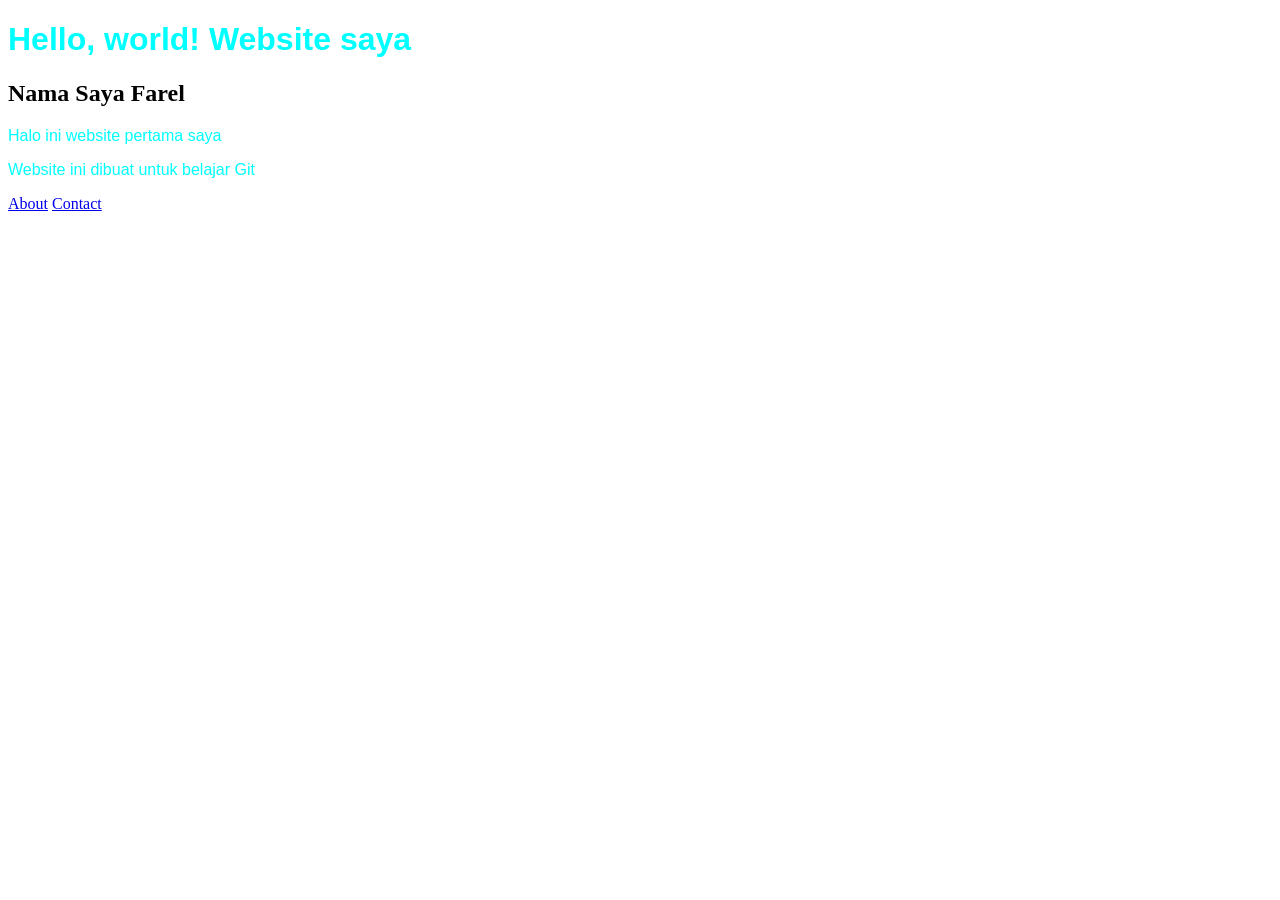
<file: menguji coba git/index.html>
<!DOCTYPE html>
<html lang="en">
<head>
    <meta charset="UTF-8">
    <meta name="viewport" content="width=, initial-scale=1.0">
    <title>Document</title>
    <link rel="stylesheet" href="style.css">
</head>
<body>
    <h1 style="color: aqua; ">Hello, world! Website saya</h1>
    <h2>Nama Saya Farel</h2>

    <p class="WebPertamaSaya">Halo ini website pertama saya</p>
    <p>Website ini dibuat untuk belajar Git</p>

    <a href="about.html">About</a>
    <a href="contact.html">Contact</a>
</body>
</html>
</file>
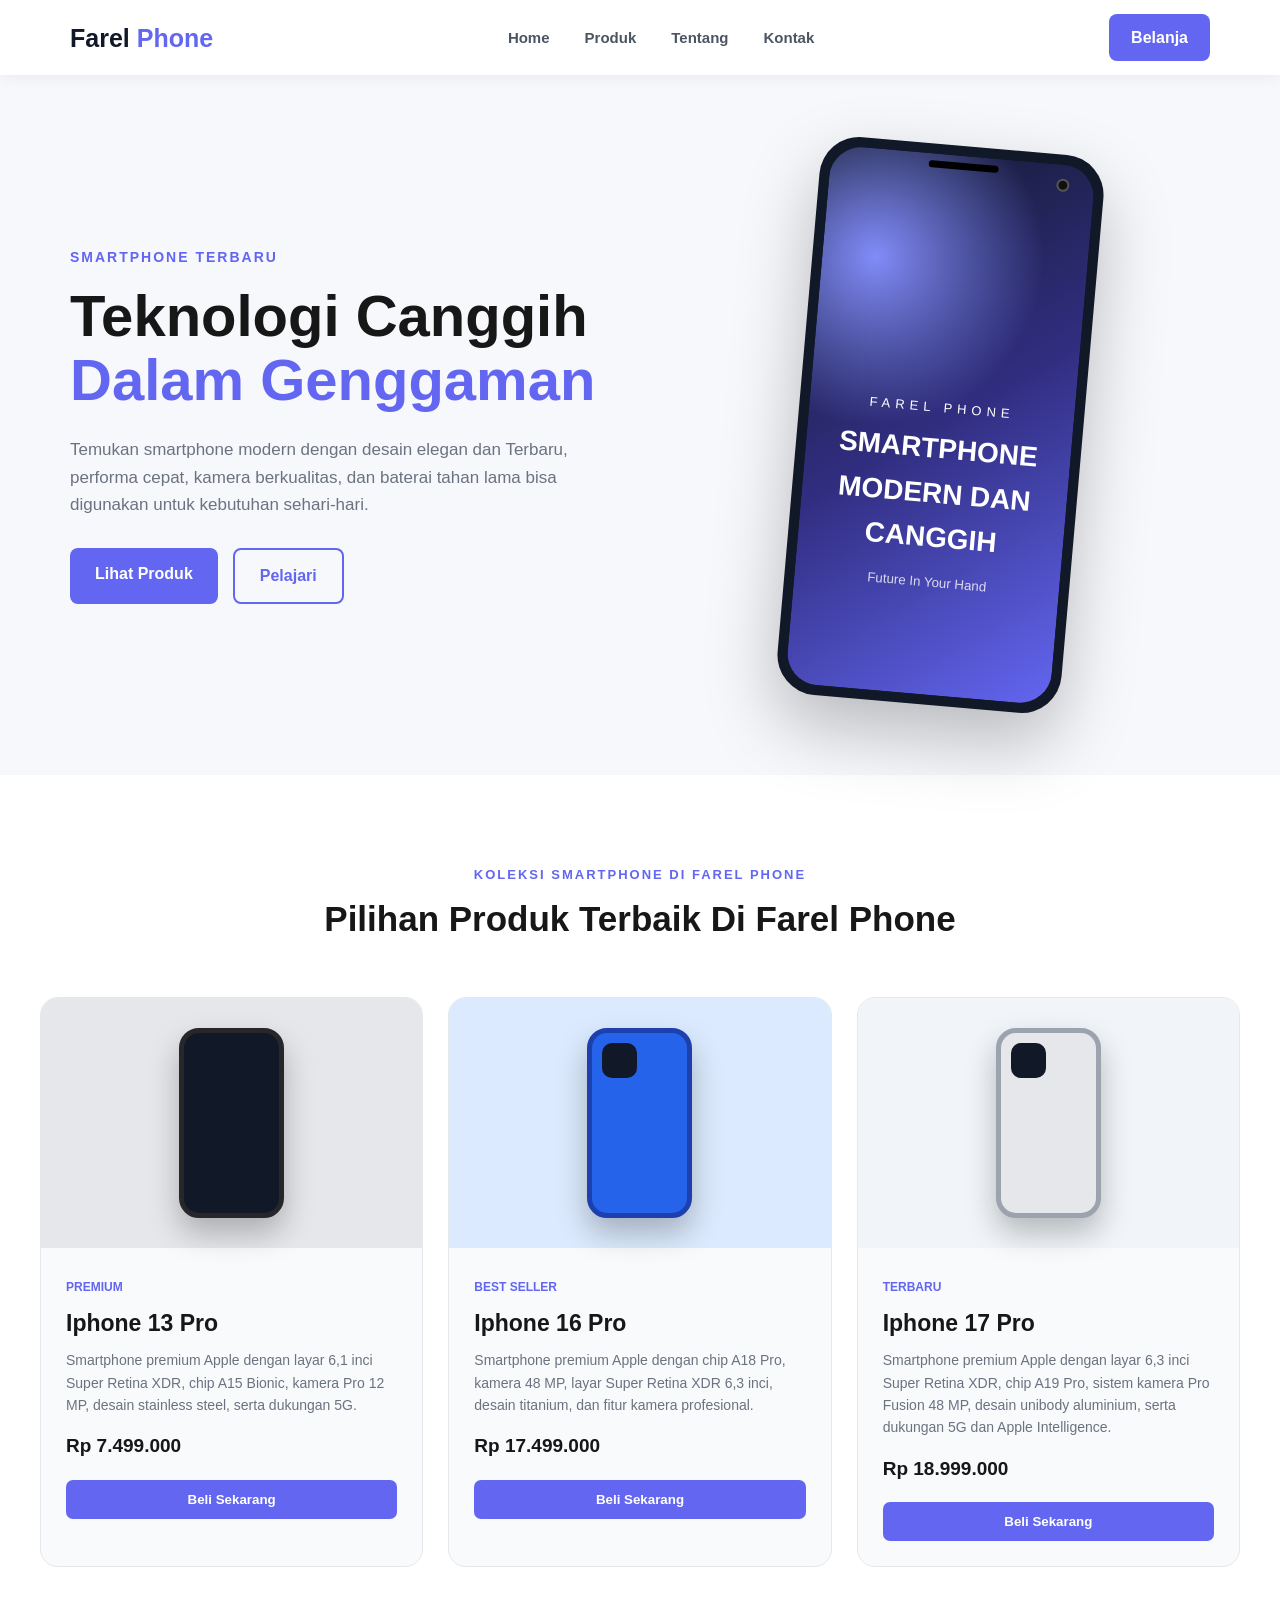
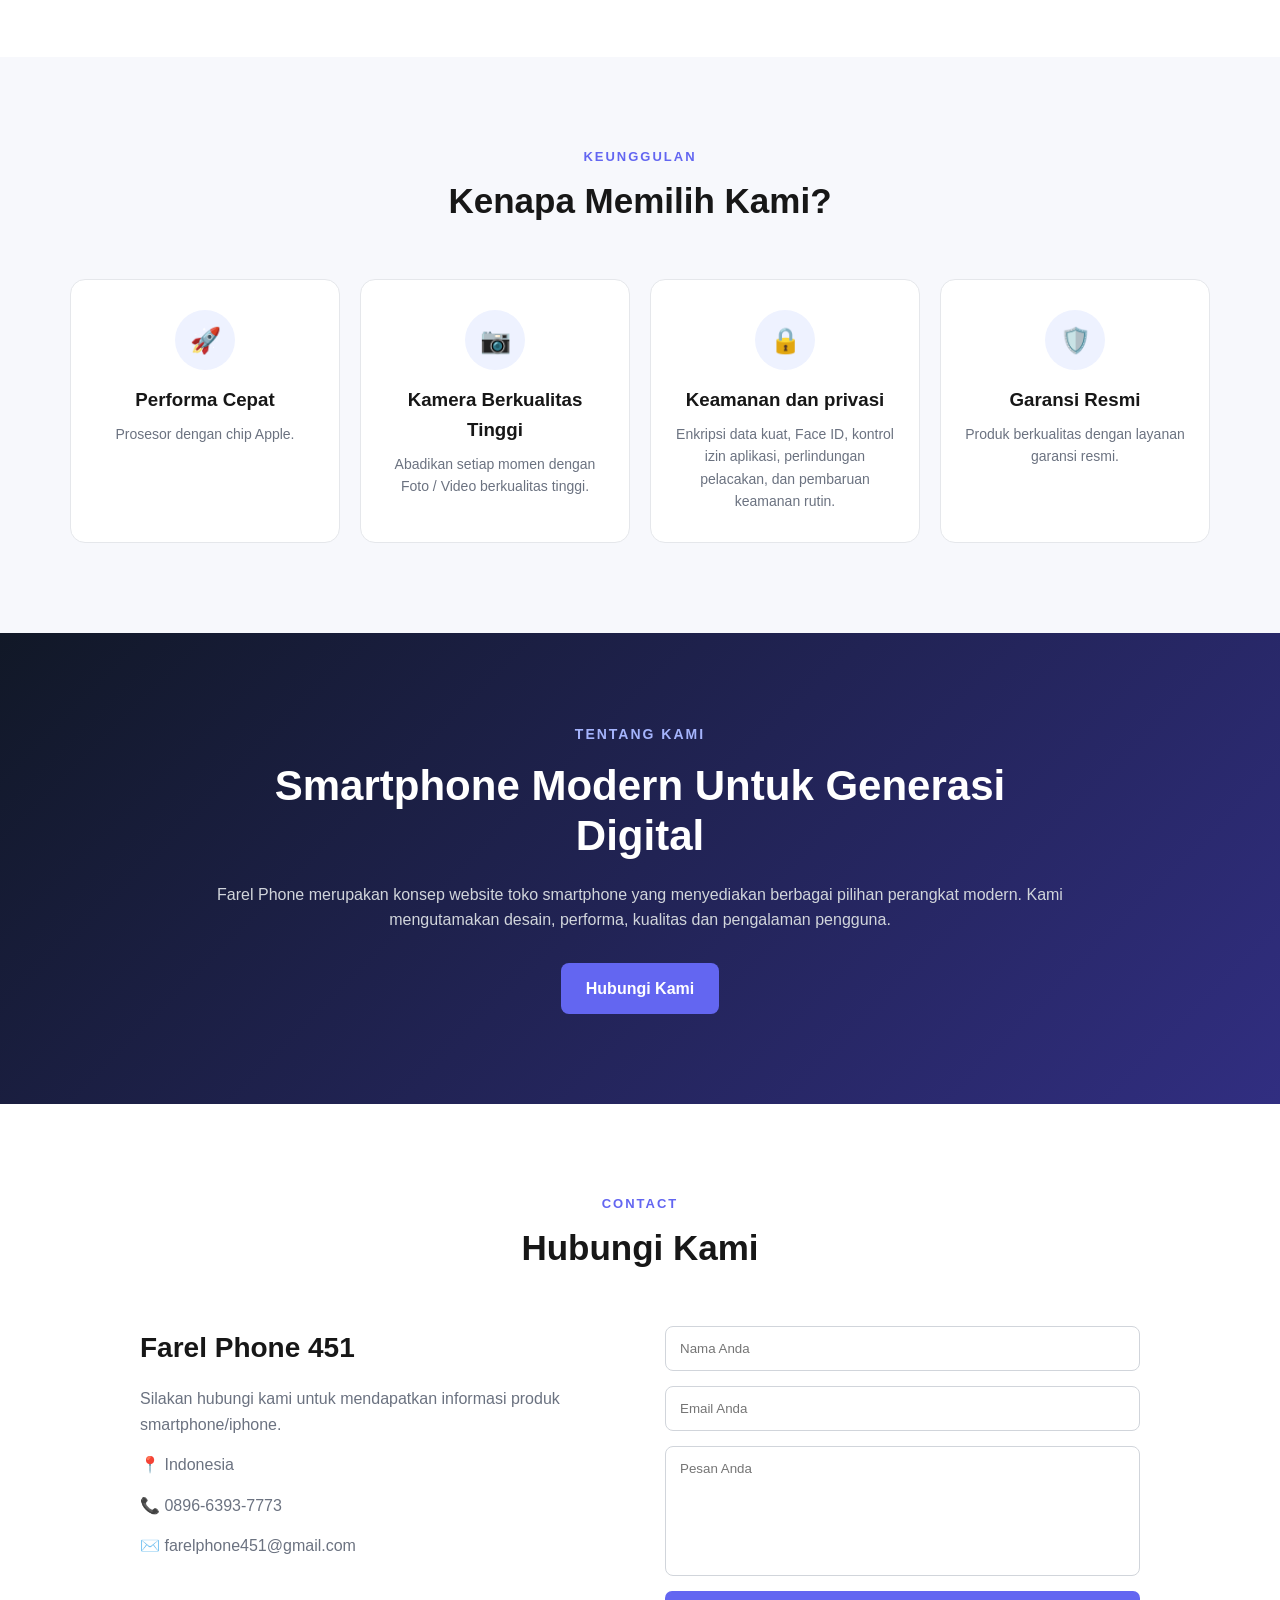
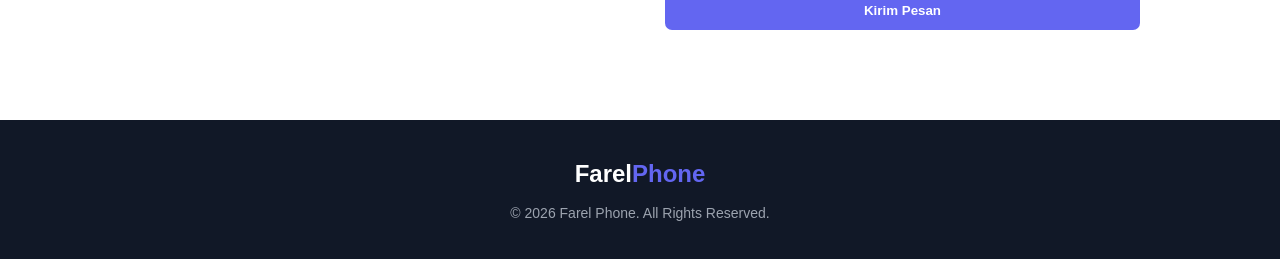
<file: Website Desain CSS/index.html>
<!DOCTYPE html>
<html lang="id">
<head>
    <meta charset="UTF-8">
    <meta name="viewport" content="width=device-width, initial-scale=1.0">

    <title>Farel Phone - Smartphone Modern </title>

    <style>
        /* =========================
           RESET
        ========================= */

        * {
            margin: 0;
            padding: 0;
            box-sizing: border-box;
            scroll-behavior: smooth;
        }

        body {
            font-family: Arial, Helvetica, sans-serif;
            background: #f7f8fc;
            color: #171717;
            line-height: 1.6;
        }

        a {
            text-decoration: none;
        }

        button,
        input,
        textarea {
            font-family: inherit;
        }


        /* =========================
           NAVBAR
        ========================= */

        header {
            width: 100%;
            background: white;
            position: sticky;
            top: 0;
            z-index: 1000;
            box-shadow: 0 2px 15px rgba(0, 0, 0, 0.06);
        }

        .navbar {
            max-width: 1200px;
            height: 75px;
            margin: auto;
            padding: 0 30px;

            display: flex;
            align-items: center;
            justify-content: space-between;
        }

        .logo {
            font-size: 25px;
            font-weight: 800;
            color: #111827;
        }

        .logo span,
        footer span {
            color: #6366f1;
        }

        .nav-menu {
            list-style: none;
            display: flex;
            gap: 35px;
        }

        .nav-menu a {
            color: #4b5563;
            font-size: 15px;
            font-weight: 600;
            transition: 0.3s;
        }

        .nav-menu a:hover {
            color: #6366f1;
        }

        .btn-nav {
            background: #6366f1;
            color: white;
            padding: 11px 22px;
            border-radius: 8px;
            font-weight: 600;
            transition: 0.3s;
        }

        .btn-nav:hover {
            background: #4f46e5;
            transform: translateY(-2px);
        }


        /* =========================
           HERO
        ========================= */

        .hero {
            max-width: 1200px;
            min-height: 650px;
            margin: auto;
            padding: 70px 30px;

            display: flex;
            align-items: center;
            justify-content: space-between;
            gap: 60px;
        }

        .hero-text {
            flex: 1;
        }

        .subtitle {
            color: #6366f1;
            font-size: 14px;
            font-weight: 800;
            letter-spacing: 2px;
            margin-bottom: 15px;
        }

        .hero h1 {
            font-size: 58px;
            line-height: 1.1;
            margin-bottom: 25px;
        }

        .hero h1 span {
            color: #6366f1;
        }

        .description {
            max-width: 550px;
            color: #6b7280;
            margin-bottom: 30px;
            font-size: 17px;
        }

        .hero-button {
            display: flex;
            gap: 15px;
        }

        .btn-primary,
        .btn-secondary {
            display: inline-block;
            padding: 13px 25px;
            border-radius: 8px;
            font-weight: 700;
            transition: 0.3s;
        }

        .btn-primary {
            background: #6366f1;
            color: white;
        }

        .btn-primary:hover {
            background: #4f46e5;
            transform: translateY(-3px);
        }

        .btn-secondary {
            color: #6366f1;
            border: 2px solid #6366f1;
        }

        .btn-secondary:hover {
            background: #6366f1;
            color: white;
        }


        /* =========================
           PHONE MOCKUP
        ========================= */

        .phone-area {
            flex: 1;
            display: flex;
            justify-content: center;
            align-items: center;
        }

        .phone {
            width: 285px;
            height: 560px;
            background: #111827;
            border-radius: 40px;
            padding: 10px;

            box-shadow:
                0 30px 70px rgba(0, 0, 0, 0.25);

            transform: rotate(5deg);
            position: relative;
        }

        .screen {
            width: 100%;
            height: 100%;
            border-radius: 32px;

            background:
                radial-gradient(
                    circle at 20% 20%,
                    #818cf8,
                    transparent 35%
                ),
                linear-gradient(
                    145deg,
                    #111827,
                    #312e81,
                    #6366f1
                );

            overflow: hidden;
            position: relative;
        }

        .speaker {
            position: absolute;
            width: 70px;
            height: 7px;
            background: #000;
            border-radius: 20px;
            top: 17px;
            left: 50%;
            transform: translateX(-50%);
            z-index: 2;
        }

        .camera {
            position: absolute;
            width: 13px;
            height: 13px;
            background: #111;
            border: 2px solid #555;
            border-radius: 50%;
            top: 14px;
            right: 25px;
            z-index: 2;
        }

        .screen-content {
            position: absolute;
            width: 100%;
            top: 45%;
            left: 0;
            text-align: center;
            color: white;
        }

        .screen-content p {
            font-size: 13px;
            letter-spacing: 5px;
        }

        .screen-content h2 {
            font-size: 28px;
            margin: 8px 0;
        }

        .screen-content small {
            opacity: 0.8;
        }


        /* =========================
           SECTION TITLE
        ========================= */

        section {
            padding: 90px 30px;
        }

        .section-title {
            text-align: center;
            margin-bottom: 50px;
        }

        .section-title p {
            color: #6366f1;
            font-weight: 800;
            font-size: 13px;
            letter-spacing: 2px;
        }

        .section-title h2 {
            font-size: 35px;
            margin-top: 5px;
        }


        /* =========================
           PRODUK
        ========================= */

        .produk {
            background: white;
        }

        .product-container {
            max-width: 1200px;
            margin: auto;

            display: grid;
            grid-template-columns: repeat(3, 1fr);
            gap: 25px;
        }

        .product-card {
            background: #f8fafc;
            border-radius: 18px;
            overflow: hidden;
            transition: 0.3s;
            border: 1px solid #e5e7eb;
        }

        .product-card:hover {
            transform: translateY(-8px);

            box-shadow:
                0 20px 40px rgba(0, 0, 0, 0.1);
        }

        .product-image {
            height: 250px;

            display: flex;
            justify-content: center;
            align-items: center;
        }

        .phone-black {
            background: #e5e7eb;
        }

        .phone-blue {
            background: #dbeafe;
        }

        .phone-silver {
            background: #f1f5f9;
        }

        .mini-phone {
            width: 105px;
            height: 190px;

            background: #111827;

            border-radius: 20px;

            border: 5px solid #27272a;

            box-shadow:
                0 15px 30px rgba(0, 0, 0, 0.25);

            position: relative;
        }

        .phone-blue .mini-phone {
            background: #2563eb;
            border-color: #1e40af;
        }

        .phone-silver .mini-phone {
            background: #e5e7eb;
            border-color: #9ca3af;
        }

        .mini-phone::before {
            content: "";

            position: absolute;

            width: 35px;
            height: 35px;

            background: #111827;

            border-radius: 10px;

            top: 10px;
            left: 10px;
        }

        .product-info {
            padding: 25px;
        }

        .product-info span {
            color: #6366f1;
            font-size: 12px;
            font-weight: 800;
            text-transform: uppercase;
        }

        .product-info h3 {
            font-size: 23px;
            margin: 7px 0;
        }

        .product-info p {
            color: #6b7280;
            font-size: 14px;
            margin-bottom: 15px;
        }

        .price {
            margin-bottom: 18px;
        }

        .price strong {
            font-size: 19px;
        }

        .product-info button,
        .contact button {
            width: 100%;
            padding: 12px;

            border: none;

            background: #6366f1;
            color: white;

            border-radius: 7px;

            cursor: pointer;

            font-weight: 700;

            transition: 0.3s;
        }

        .product-info button:hover,
        .contact button:hover {
            background: #4f46e5;
        }


        /* =========================
           FEATURES
        ========================= */

        .features {
            max-width: 1200px;
            margin: auto;
        }

        .feature-container {
            display: grid;
            grid-template-columns: repeat(4, 1fr);
            gap: 20px;
        }

        .feature-card {
            background: white;
            padding: 30px 20px;
            text-align: center;

            border-radius: 15px;

            border: 1px solid #e5e7eb;

            transition: 0.3s;
        }

        .feature-card:hover {
            transform: translateY(-5px);

            box-shadow:
                0 15px 30px rgba(0, 0, 0, 0.08);
        }

        .icon {
            width: 60px;
            height: 60px;

            margin: 0 auto 15px;

            display: flex;

            align-items: center;
            justify-content: center;

            border-radius: 50%;

            background: #eef2ff;

            font-size: 25px;
        }

        .feature-card h3 {
            margin-bottom: 8px;
        }

        .feature-card p {
            color: #6b7280;
            font-size: 14px;
        }


        /* =========================
           ABOUT
        ========================= */

        .about {
            background:
                linear-gradient(
                    135deg,
                    #111827,
                    #312e81
                );

            color: white;
        }

        .about-content {
            max-width: 850px;
            margin: auto;
            text-align: center;
        }

        .about .subtitle {
            color: #a5b4fc;
        }

        .about h2 {
            font-size: 42px;
            line-height: 1.2;
            margin-bottom: 20px;
        }

        .about p:not(.subtitle) {
            color: #d1d5db;
            margin-bottom: 30px;
        }


        /* =========================
           CONTACT
        ========================= */

        .contact {
            background: white;
        }

        .contact-container {
            max-width: 1000px;
            margin: auto;

            display: grid;
            grid-template-columns: 1fr 1fr;
            gap: 50px;
        }

        .contact-info h3 {
            font-size: 28px;
            margin-bottom: 15px;
        }

        .contact-info p {
            color: #6b7280;
            margin-bottom: 15px;
        }

        form {
            display: flex;
            flex-direction: column;
            gap: 15px;
        }

        form input,
        form textarea {
            width: 100%;

            border: 1px solid #d1d5db;

            padding: 14px;

            border-radius: 8px;

            outline: none;

            resize: none;
        }

        form input:focus,
        form textarea:focus {
            border-color: #6366f1;
        }

        form textarea {
            height: 130px;
        }


        /* =========================
           FOOTER
        ========================= */

        footer {
            background: #111827;
            color: white;

            text-align: center;

            padding: 35px 20px;
        }

        footer h3 {
            font-size: 24px;
            margin-bottom: 8px;
        }

        footer p {
            color: #9ca3af;
            font-size: 14px;
        }


        /* =========================
           TABLET
        ========================= */

        @media (max-width: 900px) {

            .hero {
                flex-direction: column;
                text-align: center;
            }

            .hero-text {
                display: flex;
                flex-direction: column;
                align-items: center;
            }

            .hero h1 {
                font-size: 45px;
            }

            .product-container {
                grid-template-columns: repeat(2, 1fr);
            }

            .feature-container {
                grid-template-columns: repeat(2, 1fr);
            }
        }


        /* =========================
           HP / MOBILE
        ========================= */

        @media (max-width: 600px) {

            .navbar {
                height: auto;
                padding: 20px;
                flex-direction: column;
                gap: 15px;
            }

            .nav-menu {
                gap: 18px;
                flex-wrap: wrap;
                justify-content: center;
            }

            .btn-nav {
                display: none;
            }

            .hero {
                padding: 60px 20px;
                min-height: auto;
            }

            .hero h1 {
                font-size: 38px;
            }

            .description {
                font-size: 15px;
            }

            .hero-button {
                flex-direction: column;
                width: 100%;
            }

            .btn-primary,
            .btn-secondary {
                width: 100%;
            }

            .phone {
                width: 235px;
                height: 460px;
            }

            section {
                padding: 65px 20px;
            }

            .section-title h2 {
                font-size: 28px;
            }

            .product-container {
                grid-template-columns: 1fr;
            }

            .feature-container {
                grid-template-columns: 1fr;
            }

            .about h2 {
                font-size: 32px;
            }

            .contact-container {
                grid-template-columns: 1fr;
                gap: 30px;
            }
        }
    </style>
</head>

<body>

    <!-- =========================
         NAVBAR
    ========================== -->

    <header>
        <nav class="navbar">

            <div class="logo">
                Farel<span> Phone</span>
            </div>

            <ul class="nav-menu">
                <li>
                    <a href="#home">Home</a>
                </li>

                <li>
                    <a href="#produk">Produk</a>
                </li>

                <li>
                    <a href="#tentang">Tentang</a>
                </li>

                <li>
                    <a href="#kontak">Kontak</a>
                </li>
            </ul>

            <a href="#produk" class="btn-nav">
                Belanja
            </a>

        </nav>
    </header>


    <!-- =========================
         HOME
    ========================== -->

    <section class="hero" id="home">

        <div class="hero-text">

            <p class="subtitle">
                SMARTPHONE TERBARU
            </p>

            <h1>
                Teknologi Canggih
                <br>
                <span>Dalam Genggaman</span>
            </h1>

            <p class="description">
                Temukan smartphone modern dengan desain elegan dan Terbaru,
                performa cepat, kamera berkualitas, dan baterai
                tahan lama bisa digunakan untuk kebutuhan sehari-hari.
            </p>

            <div class="hero-button">

                <a href="#produk" class="btn-primary">
                    Lihat Produk
                </a>

                <a href="#tentang" class="btn-secondary">
                    Pelajari
                </a>

            </div>

        </div>


        <!-- PHONE -->

        <div class="phone-area">

            <div class="phone">

                <div class="speaker"></div>

                <div class="screen">

                    <div class="camera"></div>

                    <div class="screen-content">

                        <p>FAREL PHONE</p>

                        <h2>
                            SMARTPHONE MODERN DAN CANGGIH
                        </h2>

                        <small>
                            Future In Your Hand
                        </small>

                    </div>

                </div>

            </div>

        </div>

    </section>


    <!-- =========================
         PRODUK
    ========================== -->

    <section class="produk" id="produk">

        <div class="section-title">

            <p>
                KOLEKSI SMARTPHONE DI FAREL PHONE
            </p>

            <h2>
                Pilihan Produk Terbaik Di Farel Phone
            </h2>

        </div>


        <div class="product-container">


            <!-- PRODUK 1 -->

            <div class="product-card">

                <div class="product-image phone-black">

                    <div class="mini-phone"></div>

                </div>

                <div class="product-info">

                    <span>
                        Premium
                    </span>

                    <h3>
                        Iphone 13 Pro
                    </h3>

                    <p>
                        Smartphone premium Apple dengan layar 6,1 
                        inci Super Retina XDR, chip A15 Bionic, kamera Pro 12 MP, 
                        desain stainless steel, serta dukungan 5G.
                    </p>

                    <div class="price">

                        <strong>
                            Rp 7.499.000
                        </strong>

                    </div>

                    <button>
                        Beli Sekarang
                    </button>

                </div>

            </div>


            <!-- PRODUK 2 -->

            <div class="product-card">

                <div class="product-image phone-blue">

                    <div class="mini-phone"></div>

                </div>

                <div class="product-info">

                    <span>
                        Best Seller
                    </span>

                    <h3>
                        Iphone 16 Pro
                    </h3>

                    <p>
                        Smartphone premium Apple dengan chip A18 Pro, 
                        kamera 48 MP, layar Super Retina XDR 6,3 inci, 
                        desain titanium, dan fitur kamera profesional.
                    </p>

                    <div class="price">

                        <strong>
                            Rp 17.499.000
                        </strong>

                    </div>

                    <button>
                        Beli Sekarang
                    </button>

                </div>

            </div>


            <!-- PRODUK 3 -->

            <div class="product-card">

                <div class="product-image phone-silver">

                    <div class="mini-phone"></div>

                </div>

                <div class="product-info">
                    
                    <span>
                        Terbaru
                    </span>

                    <h3>
                        Iphone 17 Pro
                    </h3>

                    <p>
                        Smartphone premium Apple dengan layar 6,3 inci Super Retina XDR, 
                        chip A19 Pro, sistem kamera Pro Fusion 48 MP, 
                        desain unibody aluminium, serta dukungan 5G dan Apple Intelligence.
                        
                    </p>

                    <div class="price">

                        <strong>
                            Rp 18.999.000
                        </strong>

                    </div>

                    <button>
                        Beli Sekarang
                    </button>

                </div>

            </div>

        </div>

    </section>


    <!-- =========================
         FITUR
    ========================== -->

    <section class="features">

        <div class="section-title">

            <p>
                KEUNGGULAN
            </p>

            <h2>
                Kenapa Memilih Kami?
            </h2>

        </div>


        <div class="feature-container">


            <div class="feature-card">

                <div class="icon">
                    🚀
                </div>

                <h3>
                    Performa Cepat
                </h3>

                <p>
                    Prosesor dengan chip Apple.
                </p>

            </div>


            <div class="feature-card">

                <div class="icon">
                    📷
                </div>

                <h3>
                    Kamera Berkualitas Tinggi
                </h3>

                <p>
                    Abadikan setiap momen
                    dengan Foto / Video berkualitas
                    tinggi.
                </p>

            </div>


            <div class="feature-card">

                <div class="icon">
                    🔒
                </div>

                <h3>
                    Keamanan dan privasi
                </h3>

                <p>
                    Enkripsi data kuat, Face ID, kontrol izin aplikasi, 
                    perlindungan pelacakan, dan pembaruan keamanan rutin.
                </p>

            </div>


            <div class="feature-card">

                <div class="icon">
                    🛡️
                </div>

                <h3>
                    Garansi Resmi
                </h3>

                <p>
                    Produk berkualitas dengan
                    layanan garansi resmi.
                </p>

            </div>

        </div>

    </section>


    <!-- =========================
         TENTANG
    ========================== -->

    <section class="about" id="tentang">

        <div class="about-content">

            <p class="subtitle">
                TENTANG KAMI
            </p>

            <h2>
                Smartphone Modern
                Untuk Generasi Digital
            </h2>

            <p>
                Farel Phone merupakan konsep website
                toko smartphone yang menyediakan
                berbagai pilihan perangkat modern.
                Kami mengutamakan desain, performa,
                kualitas dan pengalaman pengguna.
            </p>

            <a href="#kontak" class="btn-primary">
                Hubungi Kami
            </a>

        </div>

    </section>


    <!-- =========================
         KONTAK
    ========================== -->

    <section class="contact" id="kontak">

        <div class="section-title">

            <p>
                CONTACT
            </p>

            <h2>
                Hubungi Kami
            </h2>

        </div>


        <div class="contact-container">


            <div class="contact-info">

                <h3>
                    Farel Phone 451
                </h3>

                <p>
                    Silakan hubungi kami untuk
                    mendapatkan informasi produk
                    smartphone/iphone.
                </p>

                <p>
                    📍 Indonesia
                </p>

                <p>
                    📞 0896-6393-7773
                </p>

                <p>
                    ✉️ farelphone451@gmail.com
                </p>

            </div>


            <form>

                <input
                    type="text"
                    placeholder="Nama Anda"
                >

                <input
                    type="email"
                    placeholder="Email Anda"
                >

                <textarea
                    placeholder="Pesan Anda"
                ></textarea>

                <button type="submit">
                    Kirim Pesan
                </button>

            </form>

        </div>

    </section>


    <!-- =========================
         FOOTER
    ========================== -->

    <footer>

        <h3>
            Farel<span>Phone</span>
        </h3>

        <p>
            © 2026 Farel Phone.
            All Rights Reserved.
        </p>

    </footer>

</body>
</html>
</file>
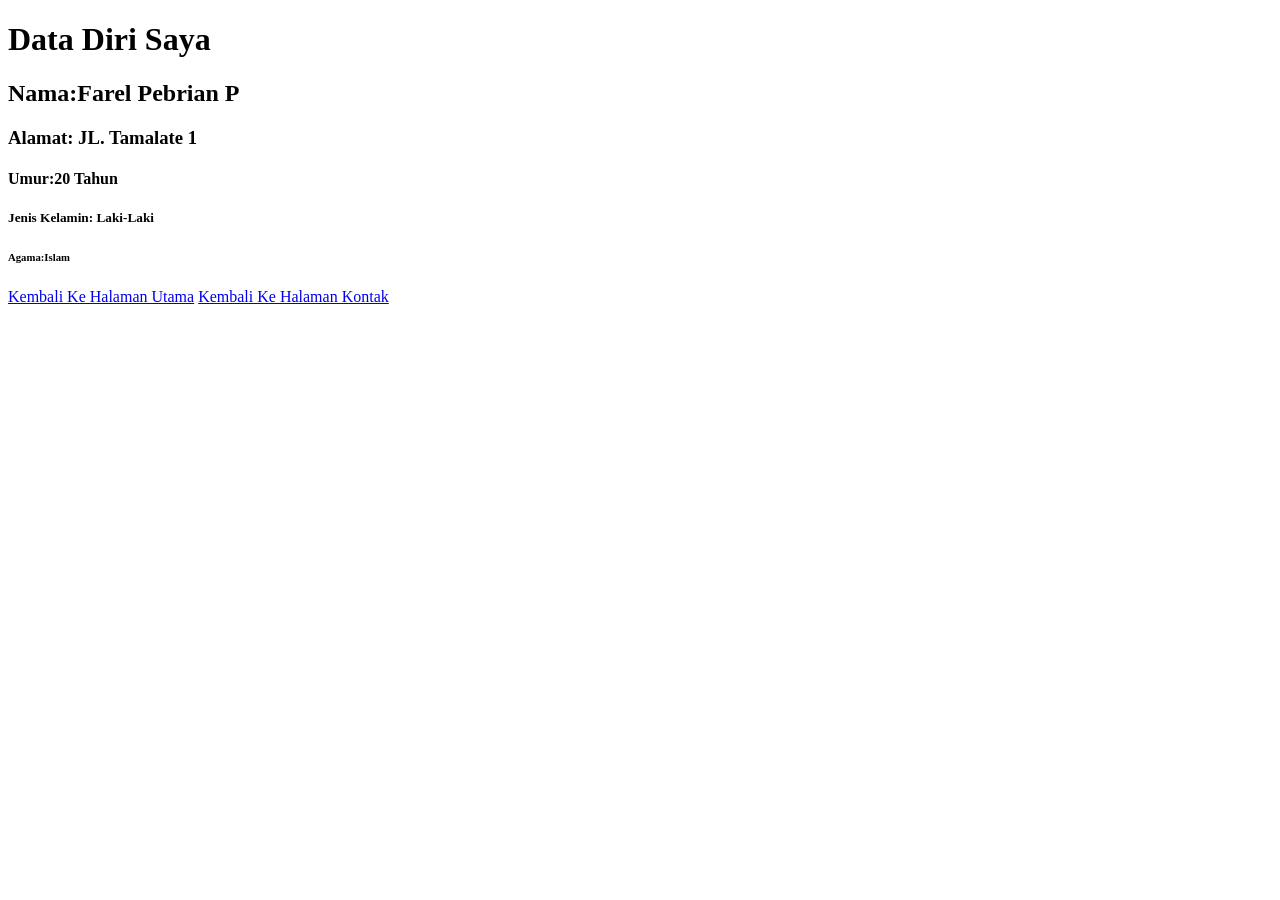
<file: about.html>
<!DOCTYPE html>
<html lang="en">
<head>
    <meta charset="UTF-8">
    <meta name="viewport" content="width=device-width, initial-scale=1.0">
    <title>Document</title>
</head>
<body>
    <h1>Data Diri Saya</h1>
    <h2>Nama:Farel Pebrian P</h2>
    <h3>Alamat: JL. Tamalate 1</h3>
    <h4>Umur:20 Tahun</h4>
    <h5>Jenis Kelamin: Laki-Laki</h5>
    <h6>Agama:Islam</h6>
    <a href="index.html">Kembali Ke Halaman Utama</a>
    <a href="about.html">Kembali Ke Halaman Kontak</a>
</body>
</html>
</file>
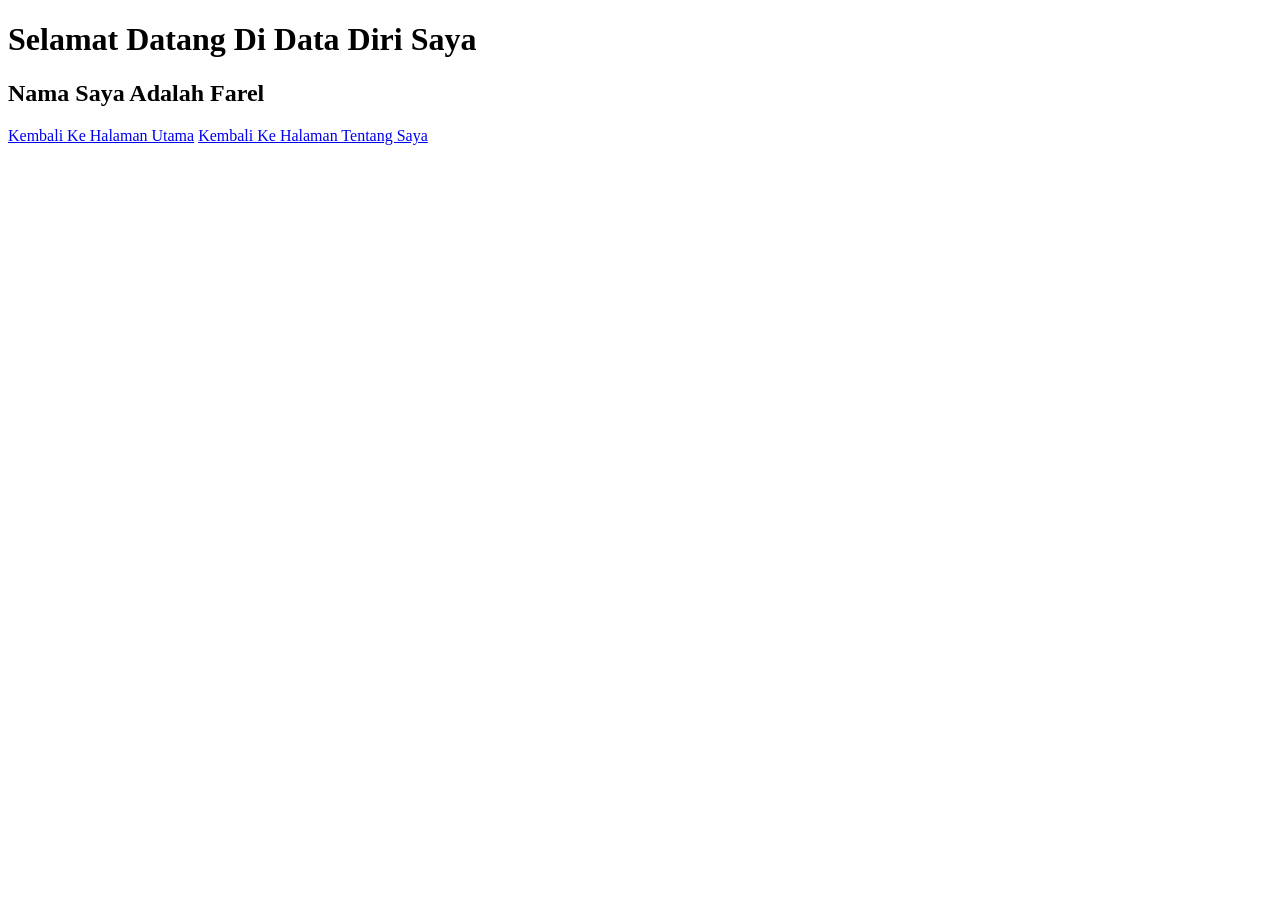
<file: contact.html>
<!DOCTYPE html>
<html lang="en">
<head>
    <meta charset="UTF-8">
    <meta name="viewport" content="width=device-width, initial-scale=1.0">
    <title>Document</title>
</head>
<body>
    <h1>Selamat Datang Di Data Diri Saya</h1>
    <h2>Nama Saya Adalah Farel</h2>

    <a href="index.html">Kembali Ke Halaman Utama</a>
    <a href="contact.html">Kembali Ke Halaman Tentang Saya</a>
</body>
</html>
</file>
<file: menguji coba git/style.css>
p {
    font-family : Arial, sans-serif;
    color:#00ffff;
}
h1 {
    font-family : Arial, sans-serif;
    color:#0000ff;
}
</file>
